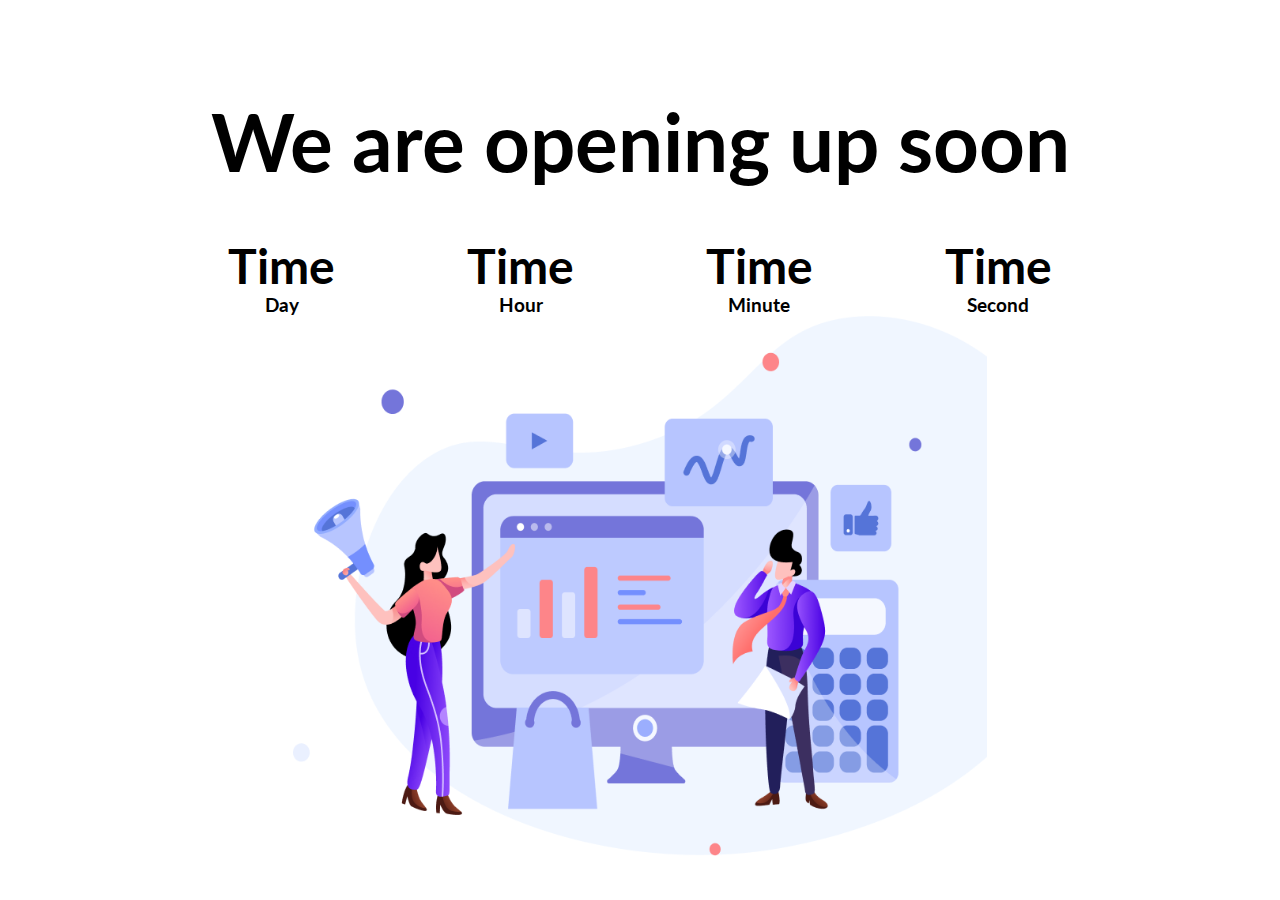
<file: index.html>
<!DOCTYPE html>
<html lang="en">
<head>
    <meta charset="UTF-8">
    <meta http-equiv="X-UA-Compatible" content="IE=edge">
    <meta name="viewport" content="width=device-width, initial-scale=1.0">
    <link rel="preconnect" href="https://fonts.googleapis.com">
    <link rel="preconnect" href="https://fonts.gstatic.com" crossorigin>
    <link href="https://fonts.googleapis.com/css2?family=Lato:ital,wght@0,400;0,700;0,900;1,400&display=swap" rel="stylesheet">
    <link rel="stylesheet" href="style.css">
    <title>CownDown</title>
</head>
<body>
    <section class="coming-soon">
        <div>
            <h2>We are opening up soon</h2>
            <div class="coundown">
                <div class="container-day">
                    <h3 class="day">Time</h3>
                    <h3>Day</h3>
                </div>

                <div class="container-hour">
                    <h3 class="hour">Time</h3>
                    <h3>Hour</h3>
                </div>

                <div class="container-minute">
                    <h3 class="minute">Time</h3>
                    <h3>Minute</h3>
                </div>

                <div class="container-day">
                    <h3 class="second">Time</h3>
                    <h3>Second</h3>
                </div>
            </div>
        </div>
        <img class="waiting" src="./Header Illustration.png" alt="Cowndon Image">
    </section>
    <script src="app.js"></script>
</body>
</html>
</file>
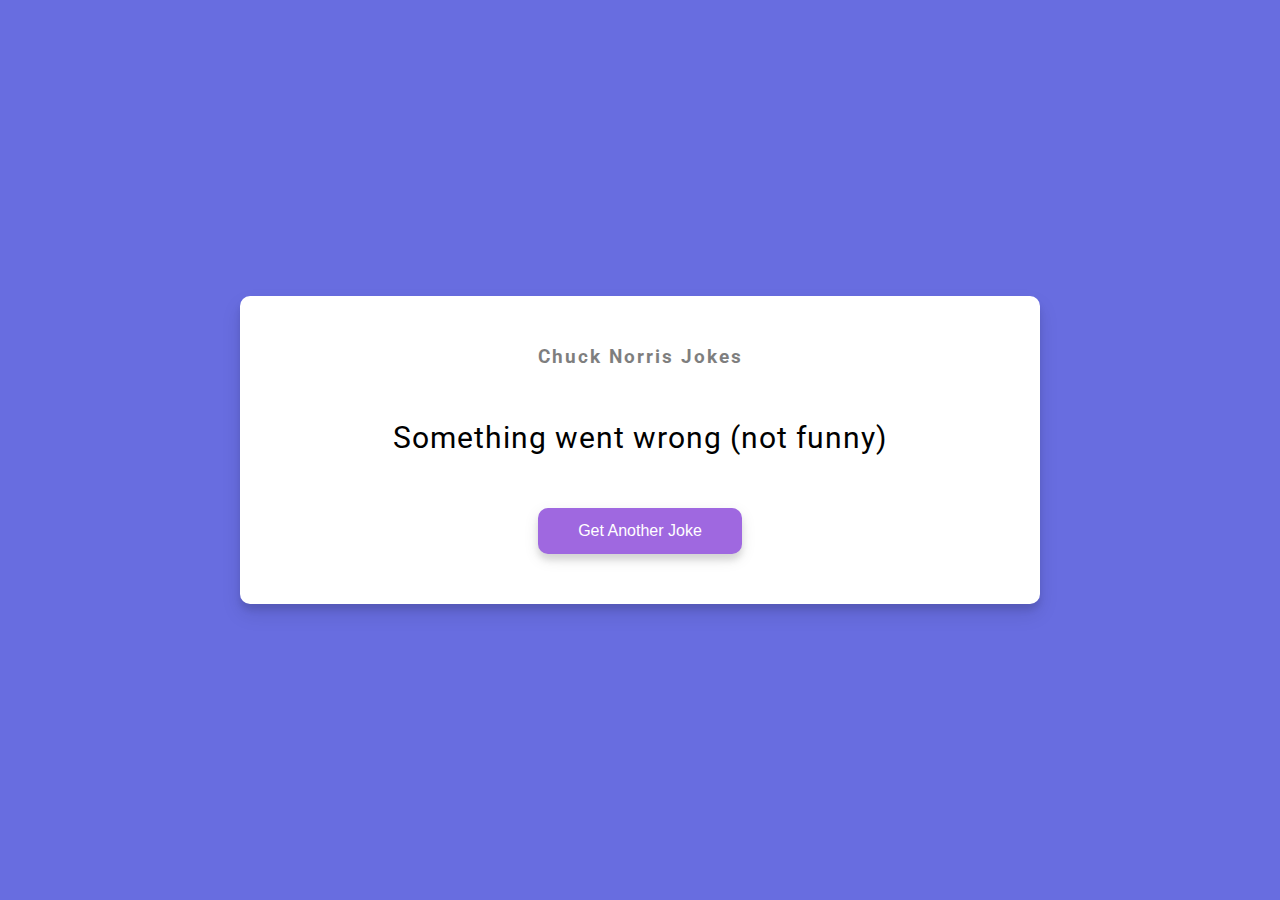
<file: Joke_generator/index.html>
<!DOCTYPE html>
<html lang="en">
  <head>
    <meta charset="UTF-8" />
    <meta name="viewport" content="width=device-width, initial-scale=1.0" />
    <link rel="stylesheet" href="style.css" />
    <title>Chuck Jokes</title>
  </head>
  <body>
    <div class="container">
      <h3>Chuck Norris Jokes</h3>
      <div id="joke" class="joke">Loading...</div>
      <button id="joke-btn" class="btn">Get Another Joke</button>
    </div>
    <script src="script.js"></script>
  </body>
</html>
</file>
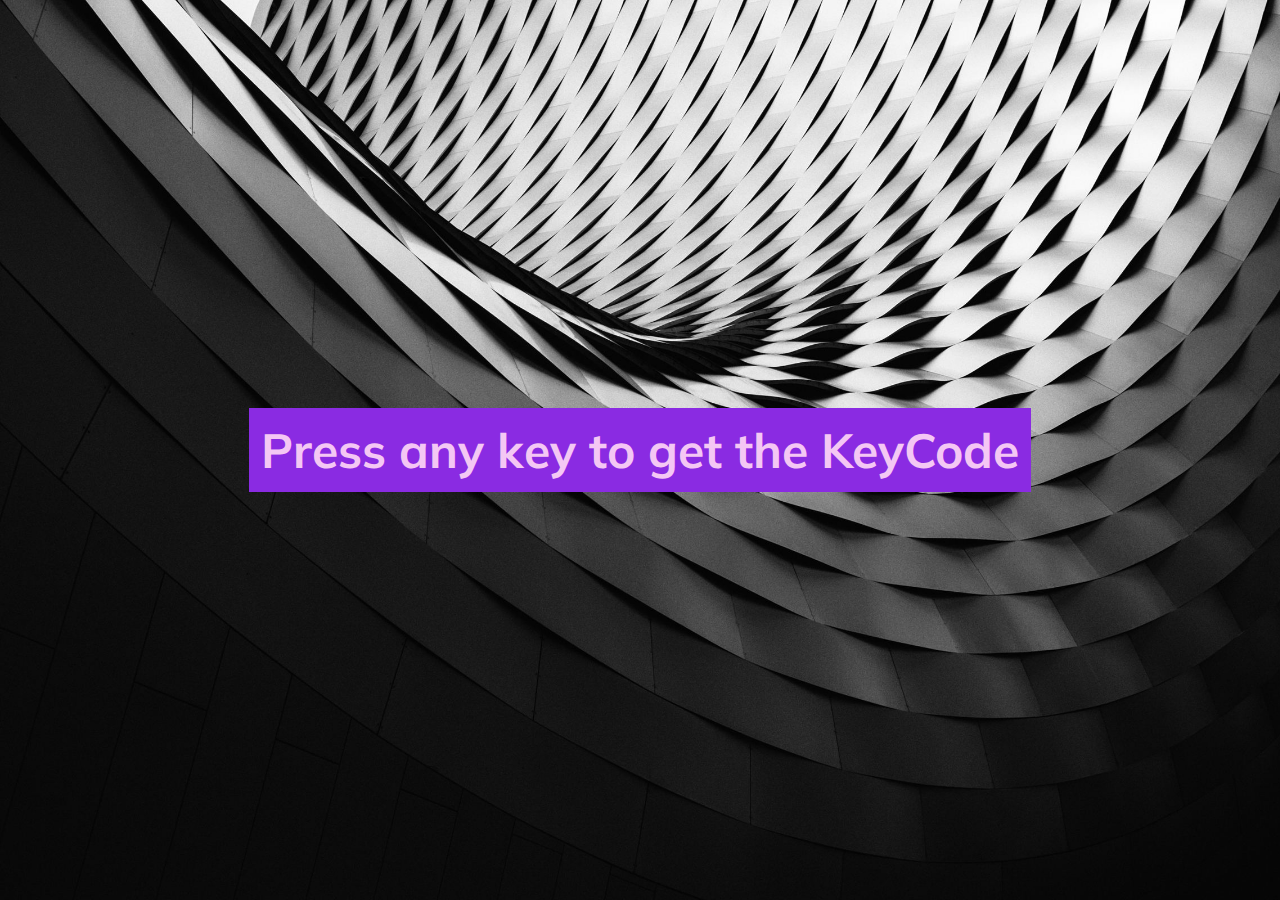
<file: Keyboard_event_project/index.html>
<!DOCTYPE html>
<html lang="en">
  <head>
    <meta charset="UTF-8" />
    <meta name="viewport" content="width=device-width, 
initial-scale=1.0" />
    <link rel="stylesheet" href="style.css" />
    <title>Event KeyCodes</title>
  </head>
  <body>
    <div id="insert">
        <h2> Press any key to get the KeyCode</h2> 
      
        <!-- Adding the Divs from Js to dynamiclly -->
    </div>
    <script src="app.js"></script>
  </body>
</html>
</file>
<file: style.css>
*{
    margin: 0;
    padding: 0;
    box-sizing: border-box;
}

body {
    font-family: "Lato",sans-serif;
}

h2 {
    font-size: 5rem;
    font-weight: bold;
    padding: 3rem;
}

.coming-soon {
    min-height: 100vh;
    display: flex;
    flex-direction: column;
    align-items: center;
    justify-content: center;
}

.coundown {
    display: flex;
    justify-content: space-around;
    text-align: center;
}

.day,.hour,.minute,.second {
    font-size: 3rem;
}

.waiting {
    height: 60vh;
}
</file>
<file: Joke_generator/style.css>
@import url('https://fonts.googleapis.com/css2?family=Roboto:wght@400;700&display=swap');

* {
  box-sizing: border-box;
}

body {
  background-color: #686de0;
  font-family: 'Roboto', sans-serif;
  display: flex;
  flex-direction: column;
  align-items: center;
  justify-content: center;
  height: 100vh;
  overflow: hidden;
  margin: 0;
  padding: 20px;
}

.container {
  background-color: #fff;
  border-radius: 10px;
  box-shadow: 0 10px 20px rgba(0, 0, 0, 0.1), 0 6px 6px rgba(0, 0, 0, 0.1);
  padding: 50px 20px;
  text-align: center;
  max-width: 100%;
  width: 800px;
}

h3 {
  margin: 0;
  opacity: 0.5;
  letter-spacing: 2px;
}

.joke {
  font-size: 30px;
  letter-spacing: 1px;
  line-height: 40px;
  margin: 50px auto;
  max-width: 600px;
}

.btn {
  background-color: #9f68e0;
  color: #fff;
  border: 0;
  border-radius: 10px;
  box-shadow: 0 5px 15px rgba(0, 0, 0, 0.1), 0 6px 6px rgba(0, 0, 0, 0.1);
  padding: 14px 40px;
  font-size: 16px;
  cursor: pointer;
}

.btn:active {
  transform: scale(0.98);
}

.btn:focus {
  outline: 0;
}
</file>
<file: Keyboard_event_project/style.css>
@import url('https://fonts.googleapis.com/css?family=Muli&display=swap');

* {
  box-sizing: border-box;
}

body {
  background-image: url(./cool-background.png);
  background-size: cover;
  font-family: 'Muli', sans-serif;
  display: flex;
  align-items: center;
  justify-content: center;
  text-align: center;
  height: 100vh;
  overflow: hidden;
  margin: 0;
}

h2 {
  font-size: 3rem;
  color: rgb(244, 199, 244);
  background-color: blueviolet;
  padding: 12px;
}


.key {
  border: 1px solid #999;
  background-color: #eee;
  box-shadow: 1px 1px 3px rgba(0, 0, 0, 0.1);
  display: inline-flex;
  align-items: center;
  font-size: 20px;
  font-weight: bold;
  padding: 20px;
  flex-direction: column;
  margin: 10px;
  min-width: 150px;
  position: relative;
}

.key small {
  position: absolute;
  top: -24px;
  left: 0;
  text-align: center;
  width: 100%;
  color: #555;
  font-size: 14px;
}
</file>
